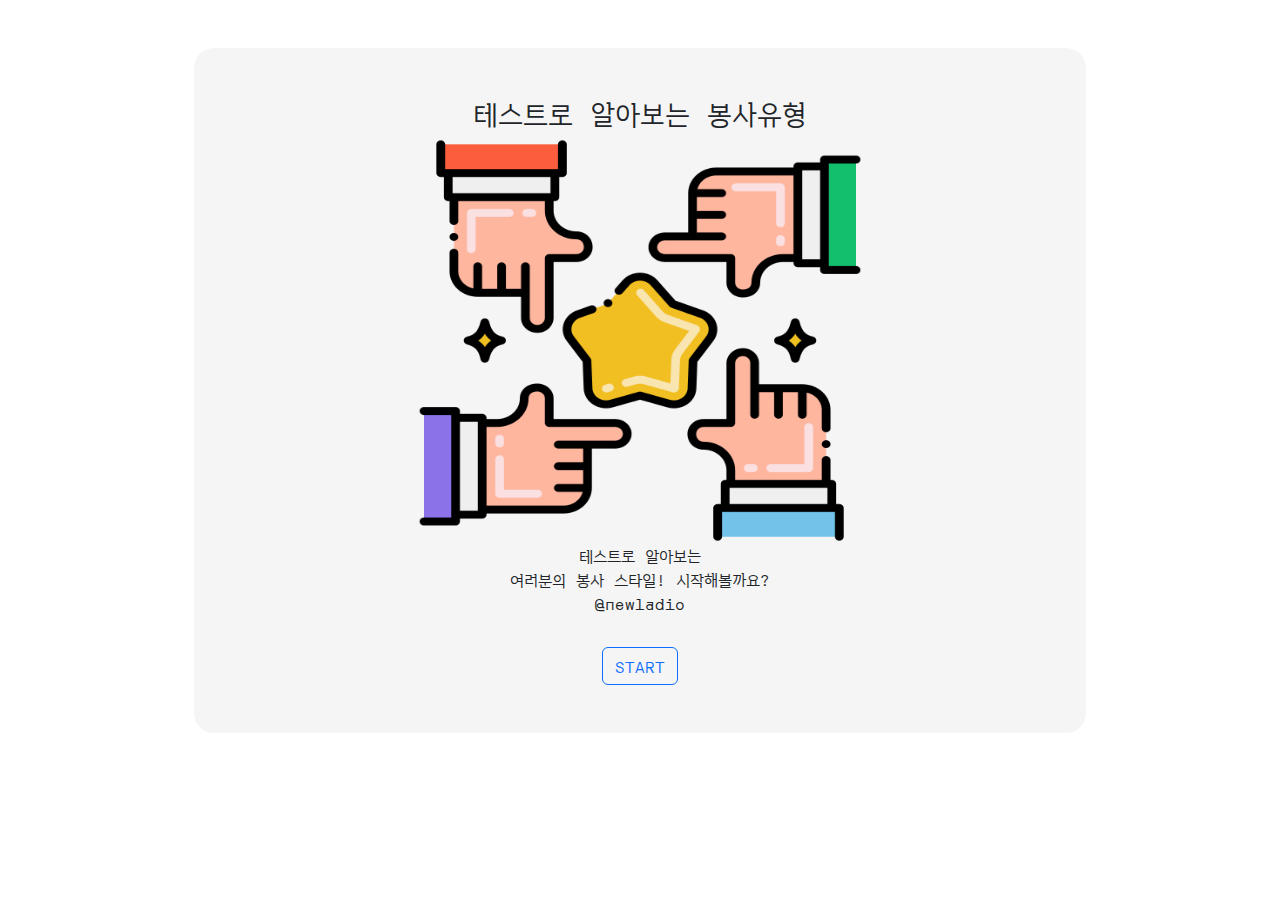
<file: index.html>
<!DOCTYPE html>
<html lang="ko">
  <head>
    <meta charset="UTF-8" />
    <meta name="viewport" content="width=device-width, initial-scale=1" />
    <link
      href="https://cdn.jsdelivr.net/npm/bootstrap@5.3.3/dist/css/bootstrap.min.css"
      rel="stylesheet"
      integrity="sha384-QWTKZyjpPEjISv5WaRU9OFeRpok6YctnYmDr5pNlyT2bRjXh0JMhjY6hW+ALEwIH"
      crossorigin="anonymous"
    />
    <link rel="preconnect" href="https://fonts.googleapis.com" />
    <link rel="preconnect" href="https://fonts.gstatic.com" crossorigin />
    <link
      href="https://fonts.googleapis.com/css2?family=Noto+Serif:ital,wght@0,100..900;1,100..900&family=Orbit&display=swap"
      rel="stylesheet"
    />
    <link rel="stylesheet" href="./css/default.css" />
    <link rel="stylesheet" href="./css/main.css" />
    <link rel="stylesheet" href="./css/qna.css" />
    <link rel="stylesheet" href="./css/result.css" />
    <link rel="stylesheet" href="./css/animation.css" />

    <!-- sns share -->
    <meta
      property="og:url"
      content="https://volurnteer-test-page.netlify.app/"
    />
    <meta property="og:title" conetent="봉사유형 테스트" />
    <meta property="og:type" conetent="website" />
    <meta property="og:image" conetent="./image/help.png" />
    <meta
      property="og:description"
      conetent="신라디오 팀원들로 알아보는 봉사 유형"
    />

    <!-- favicon -->
    <link rel="simple icon" href="image/favicon.png" />
    <link resl="apple-touch-icon-precomposed" href="image/favicon.png" />

    <!-- kakaotalk sdk-->
    <script
      src="https://t1.kakaocdn.net/kakao_js_sdk/2.7.2/kakao.min.js"
      integrity="sha384-TiCUE00h649CAMonG018J2ujOgDKW/kVWlChEuu4jK2vxfAAD0eZxzCKakxg55G4"
      crossorigin="anonymous"
    ></script>
    <script>
      Kakao.init("9d1c4713daab009a674f9d51d80b47b8");
      Kakao.isInitialized();
    </script>
    <title>봉사유형 테스트</title>
  </head>
  <body>
    <div class="container">
      <section id="main" class="mx-auto my-5 py-5 display: block;">
        <h3>테스트로 알아보는 봉사유형</h3>
        <div class="col-lg-6 col-md-5 col-sm-6 col-12 mx-auto">
          <img
            src="./image/help.png"
            class="img-fluid size-custom"
            alt="mainImage"
          />
        </div>
        <p>
          테스트로 알아보는<br />
          여러분의 봉사 스타일! 시작해볼까요?<br />
          @newladio
        </p>
        <button
          type="button"
          class="btn btn-outline-primary mt-3"
          onclick="js:begin()"
        >
          START
        </button>
      </section>

      <section id="qna">
        <div class="status mx-auto mt-5">
          <div class="statusBar"></div>
        </div>
        <div class="qBox my-5 py-3 mx-auto mt-5"></div>
        <div class="answerBox">
          <button class="yesBtn my-3 py-3 mx-auto">예</button>
          <button class="noBtn my-3 py-3 mx-auto">아니오</button>
        </div>
      </section>

      <section id="result" class="mx-auto my-5 py-5">
        <h2>당신의 결과는?!</h2>
        <div class="resultName"></div>
        <div
          id="resultImage"
          class="my-3 col-lg-6 col-md-5 col-sm-6 col-12 mx-auto"
        ></div>
        <div class="resultDsr"></div>
        <button type="button" class="button-5 my-3 py-3" onclick="kakaoshare()">
          공유하기
        </button>
      </section>
      <script src="./js/data.js" charset="UTF-8"></script>
      <script src="./js/start.js" charset="UTF-8"></script>
      <script src="./js/share.js" charset="UTF-8"></script>
    </div>
  </body>
</html>
</file>
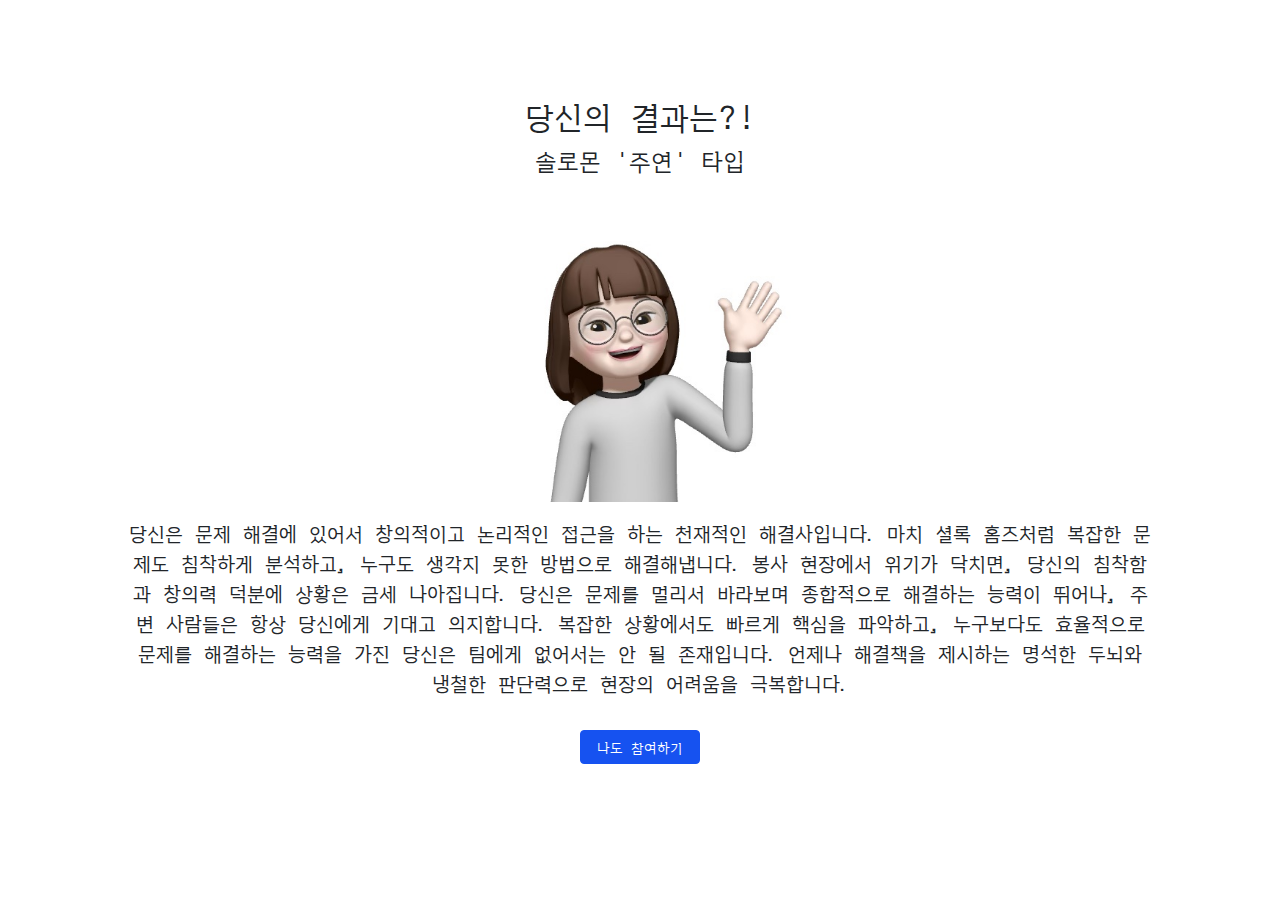
<file: page/result-juyeon.html>
<!DOCTYPE html>
<html lang="en">
  <head>
    <meta charset="UTF-8" />
    <meta name="viewport" content="width=device-width, initial-scale=1" />
    <link
      href="https://cdn.jsdelivr.net/npm/bootstrap@5.3.3/dist/css/bootstrap.min.css"
      rel="stylesheet"
      integrity="sha384-QWTKZyjpPEjISv5WaRU9OFeRpok6YctnYmDr5pNlyT2bRjXh0JMhjY6hW+ALEwIH"
      crossorigin="anonymous"
    />
    <link rel="preconnect" href="https://fonts.googleapis.com" />
    <link rel="preconnect" href="https://fonts.gstatic.com" crossorigin />
    <link
      href="https://fonts.googleapis.com/css2?family=Noto+Serif:ital,wght@0,100..900;1,100..900&family=Orbit&display=swap"
      rel="stylesheet"
    />
    <link rel="stylesheet" href="../css/default.css" />
    <link rel="stylesheet" href="../css/result.css" />

    <!-- sns share -->
    <meta
      property="og:url"
      content="https://volurnteer-test-page.netlify.app/"
    />
    <meta property="og:title" conetent="봉사유형 테스트" />
    <meta property="og:type" conetent="website" />
    <meta property="og:image" conetent="../image/help.png" />
    <meta
      property="og:description"
      conetent="신라디오 팀원들로 알아보는 봉사 유형"
    />

    <!-- favicon -->
    <link rel="simple icon" href="../image/favicon.png" />
    <link resl="apple-touch-icon-precomposed" href="../image/favicon.png" />

    <!-- kakaotalk sdk-->
    <script
      src="https://t1.kakaocdn.net/kakao_js_sdk/2.7.2/kakao.min.js"
      integrity="sha384-TiCUE00h649CAMonG018J2ujOgDKW/kVWlChEuu4jK2vxfAAD0eZxzCKakxg55G4"
      crossorigin="anonymous"
    ></script>
    <script>
      Kakao.init("9d1c4713daab009a674f9d51d80b47b8");
      Kakao.isInitialized();
    </script>
    <title>봉사유형 테스트</title>
  </head>
  <body>
    <section id="share_result" class="mx-auto my-5 py-5">
      <h2>당신의 결과는?!</h2>
      <div class="resultName"><p>솔로몬 '주연' 타입</p></div>
      <div
        id="resultImage"
        class="my-3 col-lg-6 col-md-5 col-sm-6 col-12 mx-auto"
      >
        <img src="../image/juyeon.JPG" alt="img" style="max-width: 60%" />
      </div>
      <div class="resultDsr">
        <p>
          당신은 문제 해결에 있어서 창의적이고 논리적인 접근을 하는 천재적인
          해결사입니다. 마치 셜록 홈즈처럼 복잡한 문제도 침착하게 분석하고,
          누구도 생각지 못한 방법으로 해결해냅니다. 봉사 현장에서 위기가 닥치면,
          당신의 침착함과 창의력 덕분에 상황은 금세 나아집니다. 당신은 문제를
          멀리서 바라보며 종합적으로 해결하는 능력이 뛰어나, 주변 사람들은 항상
          당신에게 기대고 의지합니다. 복잡한 상황에서도 빠르게 핵심을 파악하고,
          누구보다도 효율적으로 문제를 해결하는 능력을 가진 당신은 팀에게
          없어서는 안 될 존재입니다. 언제나 해결책을 제시하는 명석한 두뇌와
          냉철한 판단력으로 현장의 어려움을 극복합니다.
        </p>
      </div>
      <button
        type="button"
        class="gohome mt-3 py-2 px-3"
        onclick="location.href='/index.html'"
      >
        나도 참여하기
      </button>
    </section>
  </body>
</html>
</file>
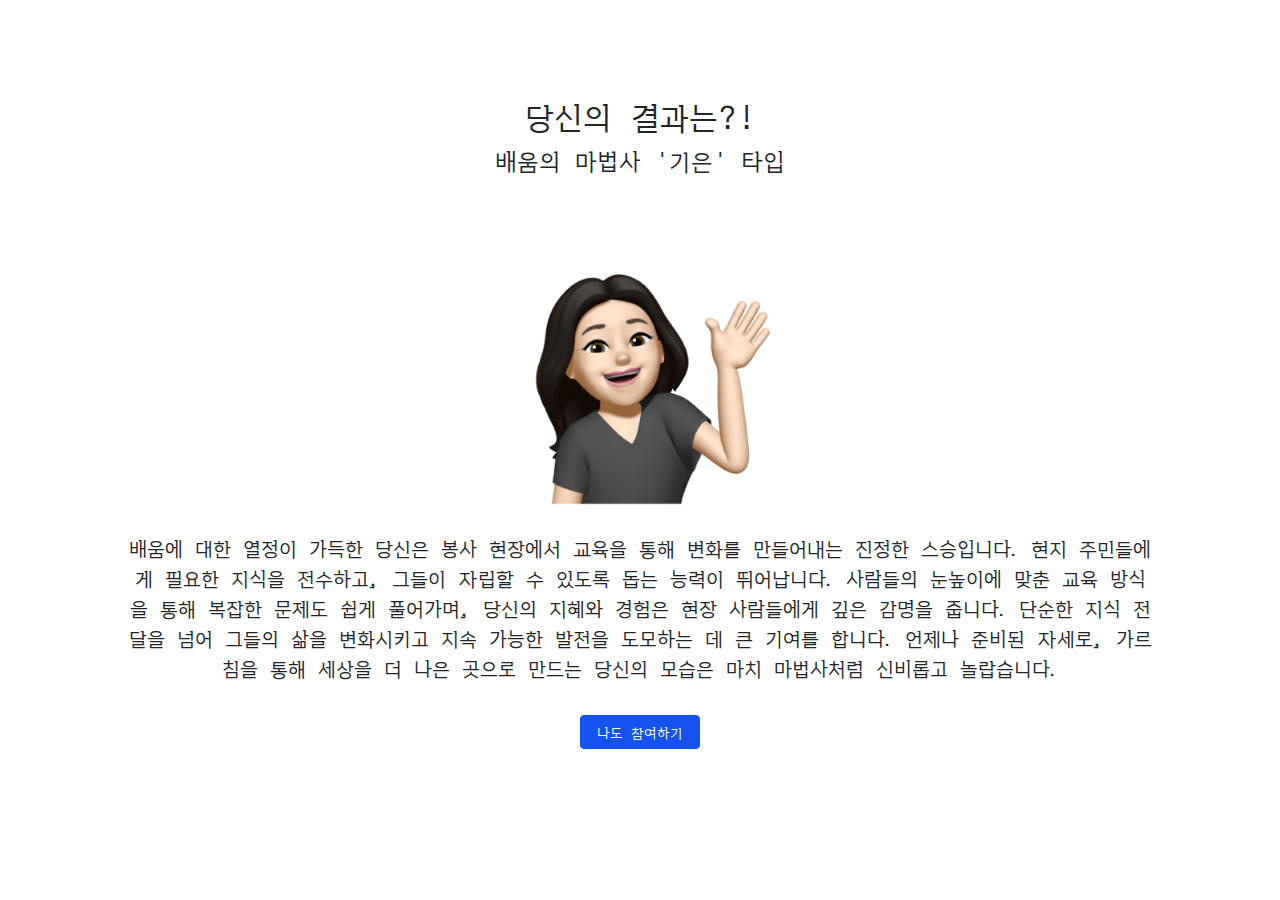
<file: page/result-kieun.html>
<!DOCTYPE html>
<html lang="en">
  <head>
    <meta charset="UTF-8" />
    <meta name="viewport" content="width=device-width, initial-scale=1" />
    <link
      href="https://cdn.jsdelivr.net/npm/bootstrap@5.3.3/dist/css/bootstrap.min.css"
      rel="stylesheet"
      integrity="sha384-QWTKZyjpPEjISv5WaRU9OFeRpok6YctnYmDr5pNlyT2bRjXh0JMhjY6hW+ALEwIH"
      crossorigin="anonymous"
    />
    <link rel="preconnect" href="https://fonts.googleapis.com" />
    <link rel="preconnect" href="https://fonts.gstatic.com" crossorigin />
    <link
      href="https://fonts.googleapis.com/css2?family=Noto+Serif:ital,wght@0,100..900;1,100..900&family=Orbit&display=swap"
      rel="stylesheet"
    />
    <link rel="stylesheet" href="../css/default.css" />
    <link rel="stylesheet" href="../css/result.css" />

    <!-- sns share -->
    <meta
      property="og:url"
      content="https://volurnteer-test-page.netlify.app/"
    />
    <meta property="og:title" conetent="봉사유형 테스트" />
    <meta property="og:type" conetent="website" />
    <meta property="og:image" conetent="../image/help.png" />
    <meta
      property="og:description"
      conetent="신라디오 팀원들로 알아보는 봉사 유형"
    />

    <!-- favicon -->
    <link rel="simple icon" href="../image/favicon.png" />
    <link resl="apple-touch-icon-precomposed" href="../image/favicon.png" />

    <!-- kakaotalk sdk-->
    <script
      src="https://t1.kakaocdn.net/kakao_js_sdk/2.7.2/kakao.min.js"
      integrity="sha384-TiCUE00h649CAMonG018J2ujOgDKW/kVWlChEuu4jK2vxfAAD0eZxzCKakxg55G4"
      crossorigin="anonymous"
    ></script>
    <script>
      Kakao.init("9d1c4713daab009a674f9d51d80b47b8");
      Kakao.isInitialized();
    </script>
    <title>봉사유형 테스트</title>
  </head>
  <body>
    <section id="share_result" class="mx-auto my-5 py-5">
      <h2>당신의 결과는?!</h2>
      <div class="resultName"><p>배움의 마법사 '기은' 타입</p></div>
      <div
        id="resultImage"
        class="my-3 col-lg-6 col-md-5 col-sm-6 col-12 mx-auto"
      >
        <img src="../image/kieun.PNG" style="max-width: 60%" alt="img" />
      </div>
      <div class="resultDsr">
        <p>
          배움에 대한 열정이 가득한 당신은 봉사 현장에서 교육을 통해 변화를
          만들어내는 진정한 스승입니다. 현지 주민들에게 필요한 지식을 전수하고,
          그들이 자립할 수 있도록 돕는 능력이 뛰어납니다. 사람들의 눈높이에 맞춘
          교육 방식을 통해 복잡한 문제도 쉽게 풀어가며, 당신의 지혜와 경험은
          현장 사람들에게 깊은 감명을 줍니다. 단순한 지식 전달을 넘어 그들의
          삶을 변화시키고 지속 가능한 발전을 도모하는 데 큰 기여를 합니다.
          언제나 준비된 자세로, 가르침을 통해 세상을 더 나은 곳으로 만드는
          당신의 모습은 마치 마법사처럼 신비롭고 놀랍습니다.
        </p>
      </div>
      <button
        type="button"
        class="gohome mt-3 py-2 px-3"
        onclick="location.href='/index.html'"
      >
        나도 참여하기
      </button>
    </section>
  </body>
</html>
</file>
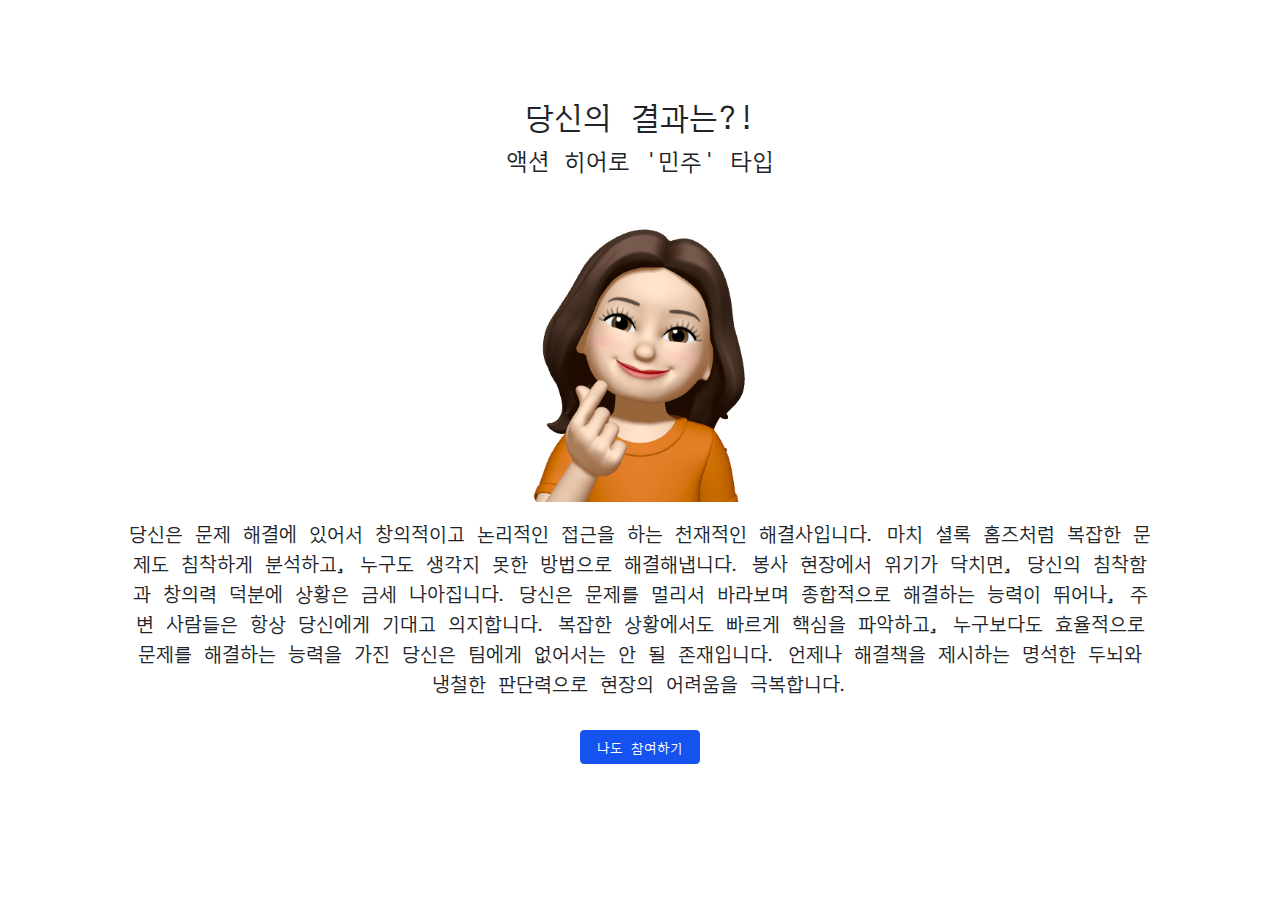
<file: page/result-minju.html>
<!DOCTYPE html>
<html lang="en">
  <head>
    <meta charset="UTF-8" />
    <meta name="viewport" content="width=device-width, initial-scale=1" />
    <link
      href="https://cdn.jsdelivr.net/npm/bootstrap@5.3.3/dist/css/bootstrap.min.css"
      rel="stylesheet"
      integrity="sha384-QWTKZyjpPEjISv5WaRU9OFeRpok6YctnYmDr5pNlyT2bRjXh0JMhjY6hW+ALEwIH"
      crossorigin="anonymous"
    />
    <link rel="preconnect" href="https://fonts.googleapis.com" />
    <link rel="preconnect" href="https://fonts.gstatic.com" crossorigin />
    <link
      href="https://fonts.googleapis.com/css2?family=Noto+Serif:ital,wght@0,100..900;1,100..900&family=Orbit&display=swap"
      rel="stylesheet"
    />
    <link rel="stylesheet" href="../css/default.css" />
    <link rel="stylesheet" href="../css/result.css" />

    <!-- sns share -->
    <meta
      property="og:url"
      content="https://volurnteer-test-page.netlify.app/"
    />
    <meta property="og:title" conetent="봉사유형 테스트" />
    <meta property="og:type" conetent="website" />
    <meta property="og:image" conetent="../image/help.png" />
    <meta
      property="og:description"
      conetent="신라디오 팀원들로 알아보는 봉사 유형"
    />

    <!-- favicon -->
    <link rel="simple icon" href="../image/favicon.png" />
    <link resl="apple-touch-icon-precomposed" href="../image/favicon.png" />

    <!-- kakaotalk sdk-->
    <script
      src="https://t1.kakaocdn.net/kakao_js_sdk/2.7.2/kakao.min.js"
      integrity="sha384-TiCUE00h649CAMonG018J2ujOgDKW/kVWlChEuu4jK2vxfAAD0eZxzCKakxg55G4"
      crossorigin="anonymous"
    ></script>
    <script>
      Kakao.init("9d1c4713daab009a674f9d51d80b47b8");
      Kakao.isInitialized();
    </script>
    <title>봉사유형 테스트</title>
  </head>
  <body>
    <section id="share_result" class="mx-auto my-5 py-5">
      <h2>당신의 결과는?!</h2>
      <div class="resultName"><p>액션 히어로 '민주' 타입</p></div>
      <div
        id="resultImage"
        class="my-3 col-lg-6 col-md-5 col-sm-6 col-12 mx-auto"
      >
        <img src="../image/minju.png" style="max-width: 60%" alt="img" />
      </div>
      <div class="resultDsr">
        <p>
          당신은 문제 해결에 있어서 창의적이고 논리적인 접근을 하는 천재적인
          해결사입니다. 마치 셜록 홈즈처럼 복잡한 문제도 침착하게 분석하고,
          누구도 생각지 못한 방법으로 해결해냅니다. 봉사 현장에서 위기가 닥치면,
          당신의 침착함과 창의력 덕분에 상황은 금세 나아집니다. 당신은 문제를
          멀리서 바라보며 종합적으로 해결하는 능력이 뛰어나, 주변 사람들은 항상
          당신에게 기대고 의지합니다. 복잡한 상황에서도 빠르게 핵심을 파악하고,
          누구보다도 효율적으로 문제를 해결하는 능력을 가진 당신은 팀에게
          없어서는 안 될 존재입니다. 언제나 해결책을 제시하는 명석한 두뇌와
          냉철한 판단력으로 현장의 어려움을 극복합니다.
        </p>
      </div>
      <button
        type="button"
        class="gohome mt-3 py-2 px-3"
        onclick="location.href='/index.html'"
      >
        나도 참여하기
      </button>
    </section>
  </body>
</html>
</file>
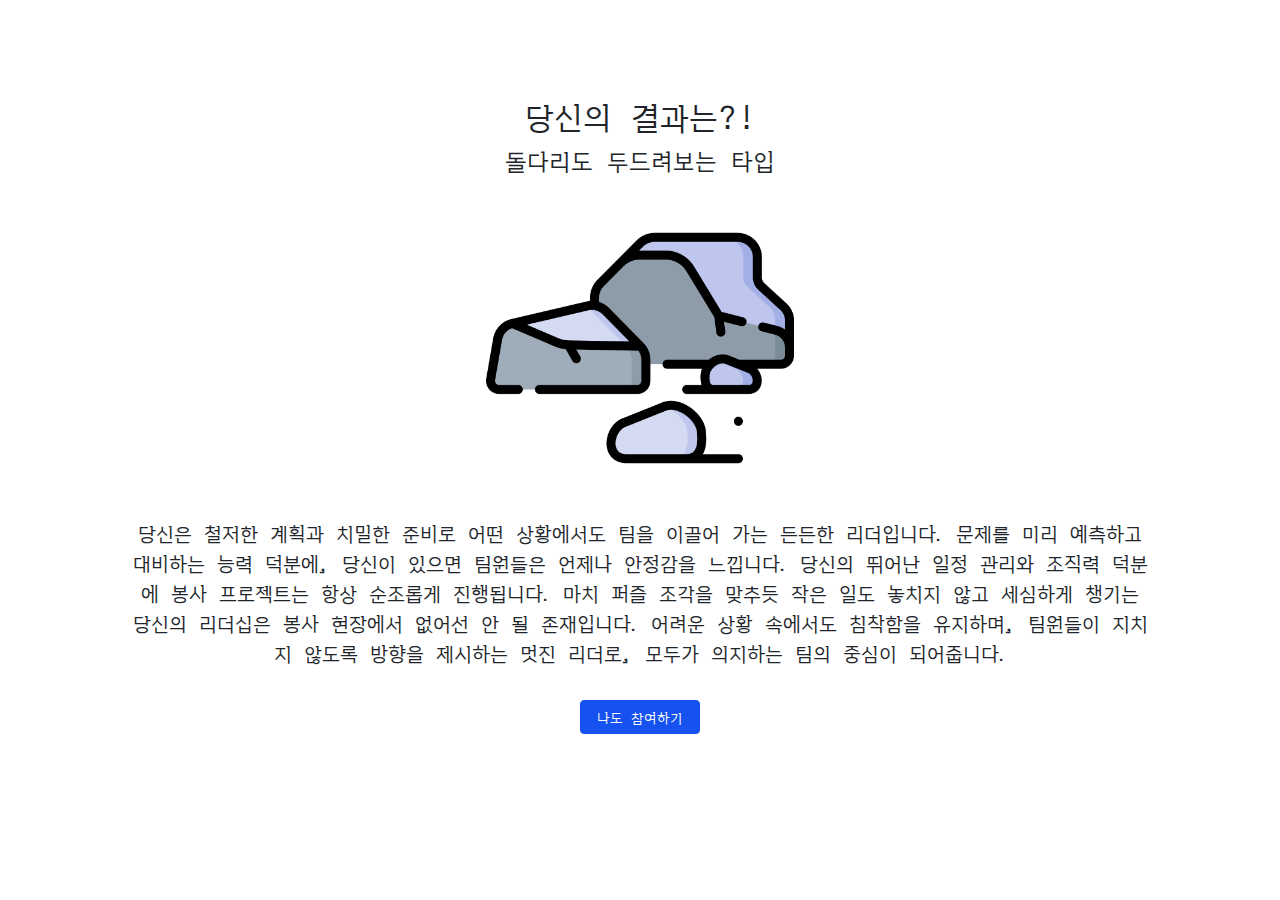
<file: page/result-stone.html>
<!DOCTYPE html>
<html lang="en">
  <head>
    <meta charset="UTF-8" />
    <meta name="viewport" content="width=device-width, initial-scale=1" />
    <link
      href="https://cdn.jsdelivr.net/npm/bootstrap@5.3.3/dist/css/bootstrap.min.css"
      rel="stylesheet"
      integrity="sha384-QWTKZyjpPEjISv5WaRU9OFeRpok6YctnYmDr5pNlyT2bRjXh0JMhjY6hW+ALEwIH"
      crossorigin="anonymous"
    />
    <link rel="preconnect" href="https://fonts.googleapis.com" />
    <link rel="preconnect" href="https://fonts.gstatic.com" crossorigin />
    <link
      href="https://fonts.googleapis.com/css2?family=Noto+Serif:ital,wght@0,100..900;1,100..900&family=Orbit&display=swap"
      rel="stylesheet"
    />
    <link rel="stylesheet" href="../css/default.css" />
    <link rel="stylesheet" href="../css/result.css" />

    <!-- sns share -->
    <meta
      property="og:url"
      content="https://volurnteer-test-page.netlify.app/"
    />
    <meta property="og:title" conetent="봉사유형 테스트" />
    <meta property="og:type" conetent="website" />
    <meta property="og:image" conetent="../image/help.png" />
    <meta
      property="og:description"
      conetent="신라디오 팀원들로 알아보는 봉사 유형"
    />

    <!-- favicon -->
    <link rel="simple icon" href="../image/favicon.png" />
    <link resl="apple-touch-icon-precomposed" href="../image/favicon.png" />

    <!-- kakaotalk sdk-->
    <script
      src="https://t1.kakaocdn.net/kakao_js_sdk/2.7.2/kakao.min.js"
      integrity="sha384-TiCUE00h649CAMonG018J2ujOgDKW/kVWlChEuu4jK2vxfAAD0eZxzCKakxg55G4"
      crossorigin="anonymous"
    ></script>
    <script>
      Kakao.init("9d1c4713daab009a674f9d51d80b47b8");
      Kakao.isInitialized();
    </script>
    <title>봉사유형 테스트</title>
  </head>
  <body>
    <section id="share_result" class="mx-auto my-5 py-5">
      <h2>당신의 결과는?!</h2>
      <div class="resultName"><p>돌다리도 두드려보는 타입</p></div>
      <div
        id="resultImage"
        class="my-3 col-lg-6 col-md-5 col-sm-6 col-12 mx-auto"
      >
        <img src="../image/stone.png" style="max-width: 60%" alt="img" />
      </div>
      <div class="resultDsr">
        <p>
          당신은 철저한 계획과 치밀한 준비로 어떤 상황에서도 팀을 이끌어 가는
          든든한 리더입니다. 문제를 미리 예측하고 대비하는 능력 덕분에, 당신이
          있으면 팀원들은 언제나 안정감을 느낍니다. 당신의 뛰어난 일정 관리와
          조직력 덕분에 봉사 프로젝트는 항상 순조롭게 진행됩니다. 마치 퍼즐
          조각을 맞추듯 작은 일도 놓치지 않고 세심하게 챙기는 당신의 리더십은
          봉사 현장에서 없어선 안 될 존재입니다. 어려운 상황 속에서도 침착함을
          유지하며, 팀원들이 지치지 않도록 방향을 제시하는 멋진 리더로, 모두가
          의지하는 팀의 중심이 되어줍니다.
        </p>
      </div>
      <button
        type="button"
        class="gohome mt-3 py-2 px-3"
        onclick="location.href='/index.html'"
      >
        나도 참여하기
      </button>
    </section>
  </body>
</html>
</file>
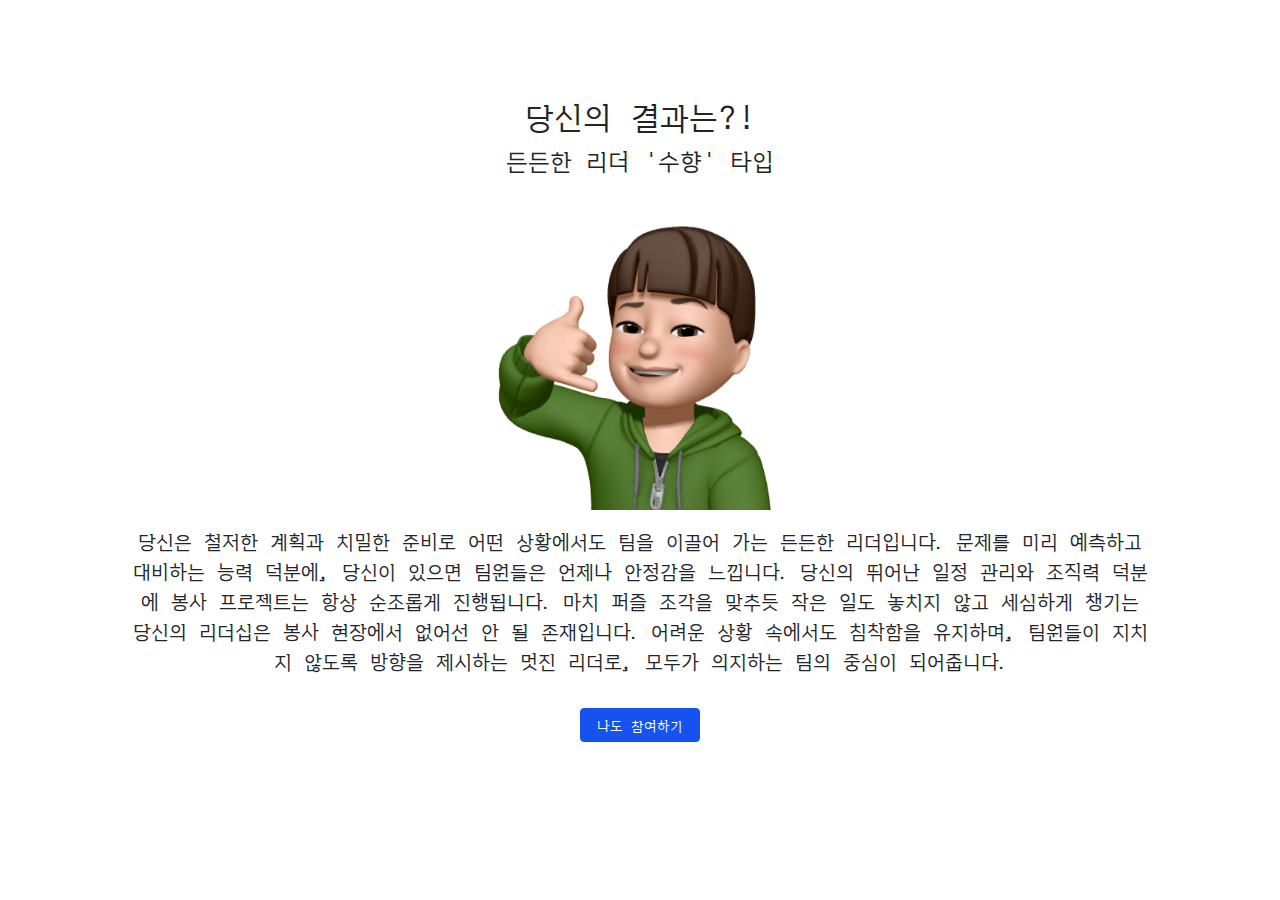
<file: page/result-suhyang.html>
<!DOCTYPE html>
<html lang="en">
  <head>
    <meta charset="UTF-8" />
    <meta name="viewport" content="width=device-width, initial-scale=1" />
    <link
      href="https://cdn.jsdelivr.net/npm/bootstrap@5.3.3/dist/css/bootstrap.min.css"
      rel="stylesheet"
      integrity="sha384-QWTKZyjpPEjISv5WaRU9OFeRpok6YctnYmDr5pNlyT2bRjXh0JMhjY6hW+ALEwIH"
      crossorigin="anonymous"
    />
    <link rel="preconnect" href="https://fonts.googleapis.com" />
    <link rel="preconnect" href="https://fonts.gstatic.com" crossorigin />
    <link
      href="https://fonts.googleapis.com/css2?family=Noto+Serif:ital,wght@0,100..900;1,100..900&family=Orbit&display=swap"
      rel="stylesheet"
    />
    <link rel="stylesheet" href="../css/default.css" />
    <link rel="stylesheet" href="../css/result.css" />

    <!-- sns share -->
    <meta
      property="og:url"
      content="https://volurnteer-test-page.netlify.app/"
    />
    <meta property="og:title" conetent="봉사유형 테스트" />
    <meta property="og:type" conetent="website" />
    <meta property="og:image" conetent="../image/help.png" />
    <meta
      property="og:description"
      conetent="신라디오 팀원들로 알아보는 봉사 유형"
    />

    <!-- favicon -->
    <link rel="simple icon" href="../image/favicon.png" />
    <link resl="apple-touch-icon-precomposed" href="../image/favicon.png" />

    <!-- kakaotalk sdk-->
    <script
      src="https://t1.kakaocdn.net/kakao_js_sdk/2.7.2/kakao.min.js"
      integrity="sha384-TiCUE00h649CAMonG018J2ujOgDKW/kVWlChEuu4jK2vxfAAD0eZxzCKakxg55G4"
      crossorigin="anonymous"
    ></script>
    <script>
      Kakao.init("9d1c4713daab009a674f9d51d80b47b8");
      Kakao.isInitialized();
    </script>
    <title>봉사유형 테스트</title>
  </head>
  <body>
    <section id="share_result" class="mx-auto my-5 py-5">
      <h2>당신의 결과는?!</h2>
      <div class="resultName"><p>든든한 리더 '수향' 타입</p></div>
      <div
        id="resultImage"
        class="my-3 col-lg-6 col-md-5 col-sm-6 col-12 mx-auto"
      >
        <img src="../image/suhyang.PNG" style="max-width: 60%" alt="img" />
      </div>
      <div class="resultDsr">
        <p>
          당신은 철저한 계획과 치밀한 준비로 어떤 상황에서도 팀을 이끌어 가는
          든든한 리더입니다. 문제를 미리 예측하고 대비하는 능력 덕분에, 당신이
          있으면 팀원들은 언제나 안정감을 느낍니다. 당신의 뛰어난 일정 관리와
          조직력 덕분에 봉사 프로젝트는 항상 순조롭게 진행됩니다. 마치 퍼즐
          조각을 맞추듯 작은 일도 놓치지 않고 세심하게 챙기는 당신의 리더십은
          봉사 현장에서 없어선 안 될 존재입니다. 어려운 상황 속에서도 침착함을
          유지하며, 팀원들이 지치지 않도록 방향을 제시하는 멋진 리더로, 모두가
          의지하는 팀의 중심이 되어줍니다.
        </p>
      </div>
      <button
        type="button"
        class="gohome mt-3 py-2 px-3"
        onclick="location.href='/index.html'"
      >
        나도 참여하기
      </button>
    </section>
  </body>
</html>
</file>
<file: css/default.css>
body {
    background-color: rgb(255, 255, 255);

}

* {
        font-family: "Orbit", system-ui;
        font-weight: 400;
        font-style: normal;

}
</file>
<file: css/main.css>
#main {
    background-color: whitesmoke;
    width: 80%;
    text-align: center;
    border-radius: 20px;
}

.size-custom {
    width: 50vw;
    height: 45vh;
    
}

@media screen and (max-width: 450px) {

    #main {
        width: 95%;
    }
    
}
</file>
<file: css/qna.css>
#qna{
    display: none;
}


.qBox {
   
    text-align: center;
    border-radius: 10px;
    font-size: 24px;
    width: 90%;
    justify-items: center;
    align-items: center;

}

.yesBtn, .noBtn {
    background-color: whitesmoke;
    border-radius: 10px;
    display: block;
    width: 90%;
    border: 0px;
    font-size: 20px;
}

.yesBtn:hover, .noBtn:hover{
    background-color: rgb(250, 102, 102);
    color: whitesmoke;
}


.status {
    height: 20px;
    width: 90%;
    background-color: rgb(255, 255, 255);
}

.statusBar{
    height: 20px;
    width: 100%;
    background: linear-gradient(to bottom,  #febbbb 0%,#fe9090 45%,#ff5c5c 100%); /* W3C, IE10+, FF16+, Chrome26+, Opera12+, Safari7+ */
    transition: width 0.5s ease;
}
</file>
<file: css/result.css>
#result{
    display: none;
}

#share_result {
    background-color: white;
    width: 80%;
    text-align: center;
    border-radius: 20px;
}


#result {
    background-color: white;
    width: 80%;
    text-align: center;
    border-radius: 20px;
}

.resultName {
    font-size: 24px;
}

.resultDsr {
    font-size: 20px;
}


/* CSS */
.button-5 {
  align-items: center;
  background-clip: padding-box;
  background-color: #F7E600;
  border: 1px solid transparent;
  border-radius: .25rem;
  box-shadow: rgba(0, 0, 0, 0.02) 0 1px 3px 0;
  box-sizing: border-box;
  color: #3A1D1D;
  cursor: pointer;
  display: inline-flex;
  font-family: Orbit;
  font-size: 16px;
  font-weight: 600;
  justify-content: center;
  line-height: 1.25;
  margin: 0;
  min-height: 3rem;
  padding: calc(.875rem - 1px) calc(1.5rem - 1px);
  position: relative;
  text-decoration: none;
  transition: all 250ms;
  user-select: none;
  -webkit-user-select: none;
  touch-action: manipulation;
  vertical-align: baseline;
  width: auto;
}

.button-5:hover,
.button-5:focus {
  background-color: #F7E600;
  box-shadow: rgba(0, 0, 0, 0.1) 0 4px 12px;
}

.button-5:hover {
  transform: translateY(-1px);
}

.button-5:active {
  background-color: #F7E600;
  box-shadow: rgba(0, 0, 0, .06) 0 2px 4px;
  transform: translateY(0);
}


/* CSS */
.gohome {
  appearance: button;
  background-color: #1652F0;
  border: 1px solid #1652F0;
  border-radius: 4px;
  box-sizing: border-box;
  color: #FFFFFF;
  cursor: pointer;
  font-family: Orbit;
  font-size: 14px;
  line-height: 1.15;
  overflow: visible;
  padding: 12px 16px;
  position: relative;
  text-align: center;
  text-transform: none;
  transition: all 80ms ease-in-out;
  user-select: none;
  -webkit-user-select: none;
  touch-action: manipulation;
  width: fit-content;
}

.gohome:disabled {
  opacity: .5;
}

.gohome:focus {
  outline: 0;
}

.gohome:hover {
  background-color: #0A46E4;
  border-color: #0A46E4;
}

.gohome:active {
  background-color: #0039D7;
  border-color: #0039D7;
}
</file>
<file: css/animation.css>
@keyframes fadeOut {
    from {
        opacity: 1;
    }
    to {
        opacity: 0;
    }
}

@keyframes fadeIn {
    from {
        opacity: 0;
    }
    to {
        opacity: 1;
    }
}

#main {
    transition: opacity 1s ease;
}

#qna {
    transition: opacity 1s ease;
}

.fadeIn {
    animation: fadeIn 1s ease forwards;
  }
  
  .fadeOut {
    animation: fadeOut 1s ease forwards;
  }
</file>
